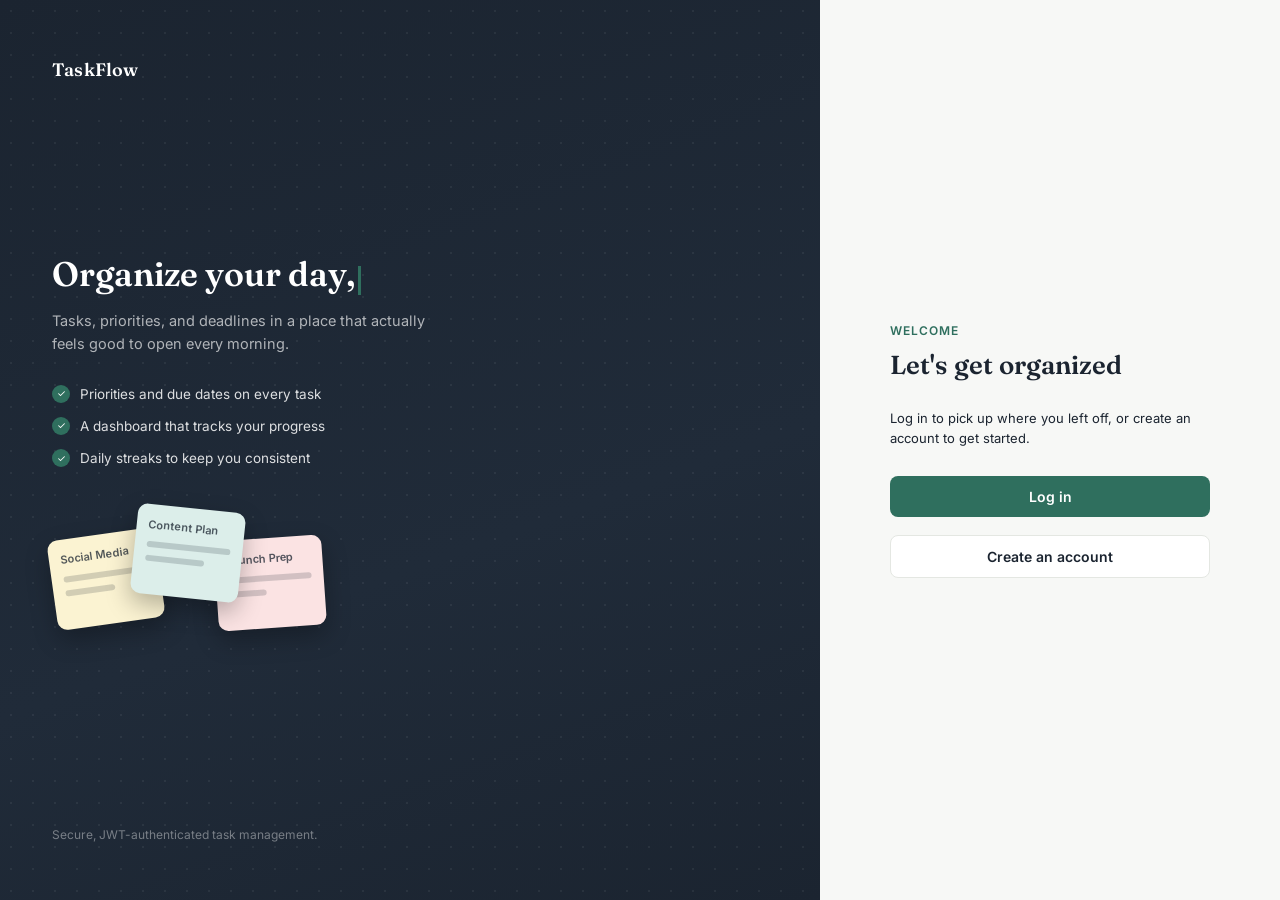
<file: frontend/index.html>
<!DOCTYPE html>
<html lang="en">
<head>
  <meta charset="UTF-8">
  <meta name="viewport" content="width=device-width, initial-scale=1.0">
  <title>TaskFlow</title>
  <link rel="stylesheet" href="css/style.css">
</head>
<body>

  <div class="split-shell">

    <div class="split-decor">
      <div class="split-decor-brand">TaskFlow</div>

      <div class="split-decor-body">
        <h1>Organize your day, one sticky at a time.</h1>
        <p class="decor-tagline">Tasks, priorities, and deadlines in a place that actually feels good to open every morning.</p>

        <ul class="decor-features">
          <li><span class="tick">✓</span> Priorities and due dates on every task</li>
          <li><span class="tick">✓</span> A dashboard that tracks your progress</li>
          <li><span class="tick">✓</span> Daily streaks to keep you consistent</li>
        </ul>

        <div class="decor-stickies">
          <div class="chip chip1">Social Media<span></span><span style="width:60%"></span></div>
          <div class="chip chip2">Content Plan<span></span><span style="width:70%"></span></div>
          <div class="chip chip3">Launch Prep<span></span><span style="width:45%"></span></div>
        </div>
      </div>

      <div class="split-decor-foot">Secure, JWT-authenticated task management.</div>
    </div>

    <div class="split-form">
      <div class="auth-card index-card">
        <div class="auth-eyebrow">Welcome</div>
        <h1>Let's get organized</h1>
        <p class="msg" style="margin-bottom: 22px;">Log in to pick up where you left off, or create an account to get started.</p>

        <a href="login.html"><button class="btn-primary">Log in</button></a>
        <a href="register.html"><button class="btn-secondary">Create an account</button></a>
      </div>
    </div>

  </div>

  <script>
    // Typewriter effect for the hero headline — skipped for users who
    // prefer reduced motion, who just see the full text immediately.
    function typewriter(el, speed) {
      if (!el) return;
      if (window.matchMedia("(prefers-reduced-motion: reduce)").matches) return;
      const text = el.textContent;
      el.textContent = "";
      el.classList.add("typewriter-el");
      let i = 0;
      (function tick() {
        el.textContent = text.slice(0, i);
        i++;
        if (i <= text.length) {
          setTimeout(tick, speed);
        } else {
          setTimeout(() => el.classList.remove("typewriter-el"), 600);
        }
      })();
    }
    typewriter(document.querySelector(".split-decor h1"), 70);

    // Send logged-in users straight to their dashboard.
    if (localStorage.getItem("token")) {
      window.location.href = "dashboard.html";
    }
  </script>

</body>
</html>
</file>
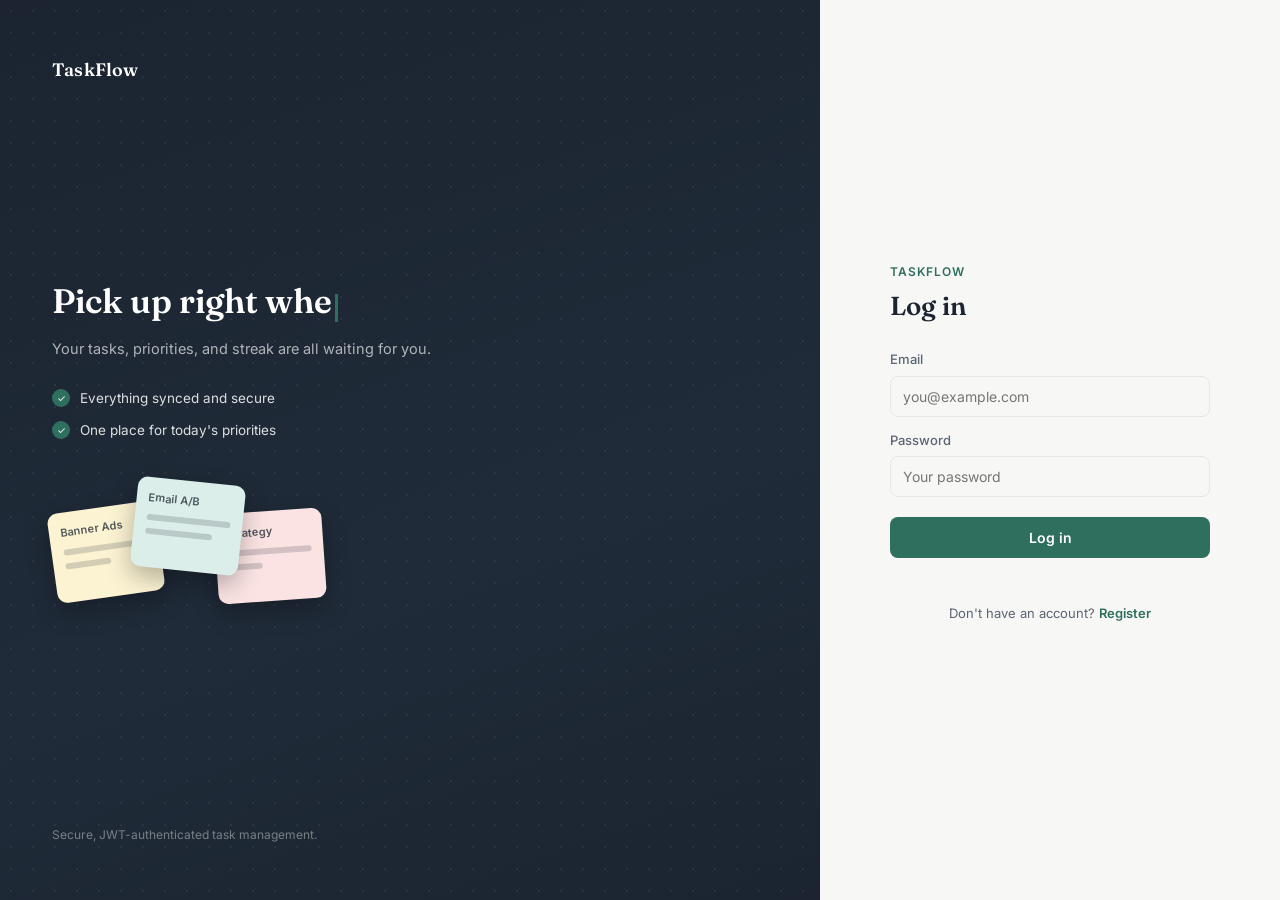
<file: frontend/dashboard.html>
<!DOCTYPE html>
<html lang="en">
<head>
  <meta charset="UTF-8">
  <meta name="viewport" content="width=device-width, initial-scale=1.0">
  <title>Dashboard — TaskFlow</title>
  <link rel="stylesheet" href="css/style.css">
</head>
<body>

  <!-- Floating toggle, only visible while the sidebar is collapsed -->
  <button class="sidebar-toggle" id="sidebar-toggle-floating" title="Show sidebar">☰</button>

  <div class="app-shell" id="app-shell">

    <aside class="sidebar">
      <button class="sidebar-toggle sidebar-toggle-inline" id="sidebar-toggle-inline" title="Hide sidebar">☰</button>

      <div class="sidebar-brand">TaskFlow</div>

      <div class="sidebar-greeting" id="sidebar-greeting" style="display:none;">
        <div class="hello">Welcome back</div>
        <div class="name" id="greeting-name"></div>
      </div>

      <div class="streak-panel" id="streak-panel"></div>

      <div class="sidebar-search">
        <input type="text" id="search-input" placeholder="Search tasks">
      </div>

      <button class="nav-item nav-add" id="add-task-nav">+ Add task</button>

      <div class="sidebar-group-label">Tasks</div>
      <ul class="sidebar-nav" id="status-nav">
        <li><button class="nav-item active" data-filter="all">All tasks <span class="count" id="count-all">0</span></button></li>
        <li><button class="nav-item" data-filter="pending">Pending <span class="count" id="count-pending">0</span></button></li>
        <li><button class="nav-item" data-filter="completed">Completed <span class="count" id="count-completed">0</span></button></li>
      </ul>

      <div class="sidebar-footer">
        <button class="nav-item" id="logout-btn">Log out</button>
      </div>
    </aside>

    <main class="main">
      <div class="main-header">
        <h1 id="view-title">All tasks</h1>
      </div>
      <p class="main-subtitle" id="view-subtitle">0 tasks</p>

      <div class="wall-grid" id="wall-grid"></div>
    </main>

  </div>

  <!-- Add / edit modal -->
  <div class="modal-backdrop hidden" id="modal-backdrop">
    <div class="modal-card">
      <h2 id="modal-title">Add a task</h2>
      <form id="task-form">
        <div class="field">
          <label for="task-title">Title</label>
          <input type="text" id="task-title" placeholder="Task title" required>
        </div>
        <div class="field">
          <label for="task-description">Description</label>
          <textarea id="task-description" placeholder="Add details (optional)"></textarea>
        </div>
        <div class="modal-row">
          <div class="field">
            <label for="task-priority">Priority</label>
            <select id="task-priority">
              <option value="low">Low</option>
              <option value="medium" selected>Medium</option>
              <option value="high">High</option>
            </select>
          </div>
          <div class="field">
            <label for="task-due-date">Due date</label>
            <input type="date" id="task-due-date">
          </div>
        </div>
        <div class="modal-actions">
          <button type="submit" class="btn-primary" id="modal-save-btn">Add task</button>
          <button type="button" class="btn-ghost" id="modal-cancel-btn">Cancel</button>
        </div>
      </form>
    </div>
  </div>

  <script>
    const API_BASE = "http://localhost:8080"; // change this when deploying

    const token = localStorage.getItem("token");
    if (!token) window.location.href = "login.html";

    const STICKY_COLORS = ["c0", "c1", "c2", "c3", "c4"];

    let allTasks = [];
    let currentFilter = "all";
    let searchTerm = "";
    let editingTaskId = null;

    const appShell = document.getElementById("app-shell");
    const wallGrid = document.getElementById("wall-grid");
    const viewTitle = document.getElementById("view-title");
    const viewSubtitle = document.getElementById("view-subtitle");
    const modalBackdrop = document.getElementById("modal-backdrop");
    const modalTitle = document.getElementById("modal-title");
    const modalSaveBtn = document.getElementById("modal-save-btn");
    const taskForm = document.getElementById("task-form");
    const titleInput = document.getElementById("task-title");
    const descInput = document.getElementById("task-description");
    const priorityInput = document.getElementById("task-priority");
    const dueDateInput = document.getElementById("task-due-date");
    const streakPanel = document.getElementById("streak-panel");

    function escapeHtml(str) {
      const div = document.createElement("div");
      div.textContent = str ?? "";
      return div.innerHTML;
    }

    function authedFetch(path, options = {}) {
      return fetch(`${API_BASE}${path}`, {
        ...options,
        headers: { ...(options.headers || {}), Authorization: "Bearer " + token }
      });
    }

    function goToLogin() {
      localStorage.removeItem("token");
      window.location.href = "login.html";
    }

    /* ---------- JWT decode (client-side only, for display purposes) ---------- */
    function decodeJwtPayload(jwt) {
      try {
        const payload = jwt.split(".")[1];
        const base64 = payload.replace(/-/g, "+").replace(/_/g, "/");
        const json = decodeURIComponent(
          atob(base64).split("").map(c => "%" + c.charCodeAt(0).toString(16).padStart(2, "0")).join("")
        );
        return JSON.parse(json);
      } catch (err) {
        return null;
      }
    }

    (function showGreeting() {
      const claims = decodeJwtPayload(token);
      if (claims && claims.name) {
        document.getElementById("greeting-name").textContent = claims.name;
        document.getElementById("sidebar-greeting").style.display = "block";
      }
    })();

    /* ---------- Sidebar collapse (persisted) ---------- */
    function setSidebarCollapsed(collapsed) {
      appShell.classList.toggle("sidebar-collapsed", collapsed);
      document.getElementById("sidebar-toggle-floating").style.display = collapsed ? "flex" : "none";
      localStorage.setItem("sidebarCollapsed", collapsed ? "1" : "0");
    }
    setSidebarCollapsed(localStorage.getItem("sidebarCollapsed") === "1");
    document.getElementById("sidebar-toggle-inline").addEventListener("click", () => setSidebarCollapsed(true));
    document.getElementById("sidebar-toggle-floating").addEventListener("click", () => setSidebarCollapsed(false));

    /* ---------- Date helpers ---------- */
    function toLocalDateStr(d) {
      const yr = d.getFullYear(), mo = String(d.getMonth() + 1).padStart(2, "0"), da = String(d.getDate()).padStart(2, "0");
      return `${yr}-${mo}-${da}`;
    }
    const todayStr = toLocalDateStr(new Date());

    function isOverdue(task) {
      if (!task.due_date || task.completed) return false;
      return task.due_date.slice(0, 10) < todayStr;
    }

    /* ---------- Streak ---------- */
    function renderStreak() {
      const completedDates = new Set(
        allTasks.filter(t => t.completed && t.completed_at).map(t => toLocalDateStr(new Date(t.completed_at)))
      );

      // Current streak: walk backward from today (or yesterday, if today
      // has nothing completed yet — you shouldn't lose your streak just
      // because the day isn't over).
      let streak = 0;
      let cursor = new Date();
      if (!completedDates.has(todayStr)) cursor.setDate(cursor.getDate() - 1);
      while (completedDates.has(toLocalDateStr(cursor))) {
        streak++;
        cursor.setDate(cursor.getDate() - 1);
      }

      // Last 14 days, oldest to newest, for the dot row.
      const dots = [];
      for (let i = 13; i >= 0; i--) {
        const d = new Date();
        d.setDate(d.getDate() - i);
        const ds = toLocalDateStr(d);
        dots.push(`<div class="streak-dot ${completedDates.has(ds) ? "active" : ""} ${ds === todayStr ? "today" : ""}" title="${ds}"></div>`);
      }

      streakPanel.innerHTML = `
        <div class="streak-count">
          <span class="flame">🔥</span>
          <span class="num">${streak}</span>
          <span class="label">day streak</span>
        </div>
        <div class="streak-dots">${dots.join("")}</div>
      `;
    }

    /* ---------- Rendering ---------- */
    const FILTER_LABELS = { all: "All tasks", pending: "Pending", completed: "Completed" };
    const PRIORITY_LABELS = { low: "Low", medium: "Medium", high: "High" };

    function updateCounts() {
      document.getElementById("count-all").textContent = allTasks.length;
      document.getElementById("count-pending").textContent = allTasks.filter(t => !t.completed).length;
      document.getElementById("count-completed").textContent = allTasks.filter(t => t.completed).length;
    }

    function getVisibleTasks() {
      return allTasks.filter(t => {
        // Completed tasks only live under the Completed tab now.
        if (currentFilter === "completed" && !t.completed) return false;
        if (currentFilter !== "completed" && t.completed) return false;
        if (searchTerm) {
          const haystack = (t.title + " " + (t.description || "")).toLowerCase();
          if (!haystack.includes(searchTerm.toLowerCase())) return false;
        }
        return true;
      });
    }

    function formatDueDate(dateStr) {
      const d = new Date(dateStr);
      return d.toLocaleDateString(undefined, { month: "short", day: "numeric" });
    }

    function stickyHtml(task, index) {
      const color = STICKY_COLORS[index % STICKY_COLORS.length];
      const done = !!task.completed;
      const priority = task.priority || "medium";
      const overdue = isOverdue(task);

      return `
        <div class="sticky ${color} ${done ? "done" : ""}" data-id="${task.ID}">
          <div class="sticky-top">
            <h3>${escapeHtml(task.title)}</h3>
            <button class="sticky-check" data-action="toggle" title="${done ? "Mark as pending" : "Mark as done"}">${done ? "✓" : ""}</button>
          </div>
          ${task.description ? `<p>${escapeHtml(task.description)}</p>` : "<p></p>"}
          <div class="sticky-meta">
            <span class="priority-tag ${priority}">${PRIORITY_LABELS[priority] || "Medium"}</span>
            ${task.due_date ? `<span class="due-tag ${overdue ? "overdue" : ""}">${overdue ? "Overdue · " : ""}${formatDueDate(task.due_date)}</span>` : ""}
          </div>
          <div class="sticky-actions">
            <button data-action="edit">Edit</button>
            <button class="danger" data-action="delete">Delete</button>
          </div>
        </div>
      `;
    }

    function render() {
      updateCounts();
      renderStreak();
      viewTitle.textContent = FILTER_LABELS[currentFilter];

      const visible = getVisibleTasks();
      viewSubtitle.textContent = `${visible.length} task${visible.length === 1 ? "" : "s"}${searchTerm ? ` matching "${searchTerm}"` : ""}`;

      if (visible.length === 0) {
        const emptyMsg = searchTerm
          ? "No tasks match your search."
          : currentFilter === "completed"
            ? "Nothing completed yet."
            : allTasks.length > 0
              ? "Nothing pending — check the Completed tab."
              : "No tasks yet. Add your first one.";
        wallGrid.innerHTML = `<div class="state-block"><div class="state-title">${emptyMsg}</div></div>` +
          `<button class="sticky-add" id="add-tile">+</button>`;
      } else {
        wallGrid.innerHTML = visible.map(stickyHtml).join("") + `<button class="sticky-add" id="add-tile">+</button>`;
      }

      document.getElementById("add-tile").addEventListener("click", () => openModal());
    }

    async function loadTasks() {
      wallGrid.innerHTML = `<div class="state-block"><div class="state-title">Loading your tasks…</div></div>`;

      let response;
      try {
        response = await authedFetch("/get_tasks");
      } catch (err) {
        wallGrid.innerHTML = `<div class="state-block"><div class="state-title error">Can't reach the server</div>Check your connection and refresh.</div>`;
        return;
      }

      if (response.status === 401) { goToLogin(); return; }

      const data = await response.json().catch(() => null);
      if (!response.ok || !Array.isArray(data)) {
        wallGrid.innerHTML = `<div class="state-block"><div class="state-title error">Couldn't load tasks</div>Try refreshing the page.</div>`;
        return;
      }

      allTasks = data;
      render();
    }

    /* ---------- Modal ---------- */
    function openModal(task) {
      editingTaskId = task ? task.ID : null;
      modalTitle.textContent = task ? "Edit task" : "Add a task";
      modalSaveBtn.textContent = task ? "Save changes" : "Add task";
      titleInput.value = task ? task.title : "";
      descInput.value = task ? (task.description || "") : "";
      priorityInput.value = task ? (task.priority || "medium") : "medium";
      dueDateInput.value = task && task.due_date ? task.due_date.slice(0, 10) : "";
      modalBackdrop.classList.remove("hidden");
      titleInput.focus();
    }

    function closeModal() {
      modalBackdrop.classList.add("hidden");
      taskForm.reset();
      editingTaskId = null;
    }

    modalBackdrop.addEventListener("click", (e) => { if (e.target === modalBackdrop) closeModal(); });
    document.getElementById("modal-cancel-btn").addEventListener("click", closeModal);
    document.getElementById("add-task-nav").addEventListener("click", () => openModal());

    taskForm.addEventListener("submit", async (e) => {
      e.preventDefault();
      const title = titleInput.value.trim();
      const description = descInput.value.trim();
      const priority = priorityInput.value;
      // Send as RFC3339 so it matches Go's *time.Time JSON decoding; empty stays null.
      const dueDate = dueDateInput.value ? new Date(dueDateInput.value + "T00:00:00Z").toISOString() : null;
      if (!title) return;

      modalSaveBtn.disabled = true;

      try {
        if (editingTaskId) {
          const existing = allTasks.find(t => String(t.ID) === String(editingTaskId));
          await authedFetch(`/tasks/update?id=${editingTaskId}`, {
            method: "PUT",
            headers: { "Content-Type": "application/json" },
            body: JSON.stringify({
              title, description, priority,
              due_date: dueDate,
              completed: existing ? existing.completed : false
            })
          });
        } else {
          await authedFetch("/tasks", {
            method: "POST",
            headers: { "Content-Type": "application/json" },
            body: JSON.stringify({ title, description, priority, due_date: dueDate })
          });
        }
        closeModal();
        loadTasks();
      } finally {
        modalSaveBtn.disabled = false;
      }
    });

    /* ---------- Card actions ---------- */
    async function toggleTask(id) {
      const task = allTasks.find(t => String(t.ID) === String(id));
      if (!task) return;
      const card = wallGrid.querySelector(`.sticky[data-id="${id}"]`);
      const newCompleted = !task.completed;

      // Under the new filter rules, toggling a task always moves it out
      // of whichever tab you're currently viewing — so play the exit
      // animation immediately rather than waiting on the network.
      if (card) card.classList.add("removing");

      try {
        const response = await authedFetch(`/tasks/update?id=${id}`, {
          method: "PUT",
          headers: { "Content-Type": "application/json" },
          body: JSON.stringify({
            title: task.title, description: task.description,
            priority: task.priority, due_date: task.due_date,
            completed: newCompleted
          })
        });
        if (!response.ok) throw new Error("update failed");
        const updated = await response.json().catch(() => null);
        task.completed = newCompleted;
        task.completed_at = updated ? updated.completed_at : task.completed_at;
      } catch (err) {
        if (card) card.classList.remove("removing");
        alert("Couldn't update the task. Try again.");
        return;
      }

      // Let the fade-out finish, then re-render from the already-updated
      // local data — no extra network round trip, no loading flash.
      setTimeout(render, card ? 220 : 0);
    }

    wallGrid.addEventListener("click", async (e) => {
      const btn = e.target.closest("[data-action]");
      if (!btn) return;
      const card = btn.closest(".sticky");
      if (!card) return;
      const id = card.dataset.id;
      const task = allTasks.find(t => String(t.ID) === String(id));
      if (!task) return;

      if (btn.dataset.action === "toggle") {
        toggleTask(id);
      } else if (btn.dataset.action === "edit") {
        openModal(task);
      } else if (btn.dataset.action === "delete") {
        if (!confirm("Delete this task? This can't be undone.")) return;
        await authedFetch(`/tasks/delete?id=${id}`, { method: "DELETE" });
        loadTasks();
      }
    });

    document.getElementById("status-nav").addEventListener("click", (e) => {
      const btn = e.target.closest(".nav-item");
      if (!btn) return;
      document.querySelectorAll("#status-nav .nav-item").forEach(el => el.classList.remove("active"));
      btn.classList.add("active");
      currentFilter = btn.dataset.filter;
      render();
    });

    document.getElementById("search-input").addEventListener("input", (e) => {
      searchTerm = e.target.value.trim();
      render();
    });

    document.getElementById("logout-btn").addEventListener("click", goToLogin);

    loadTasks();
  </script>

</body>
</html>
</file>
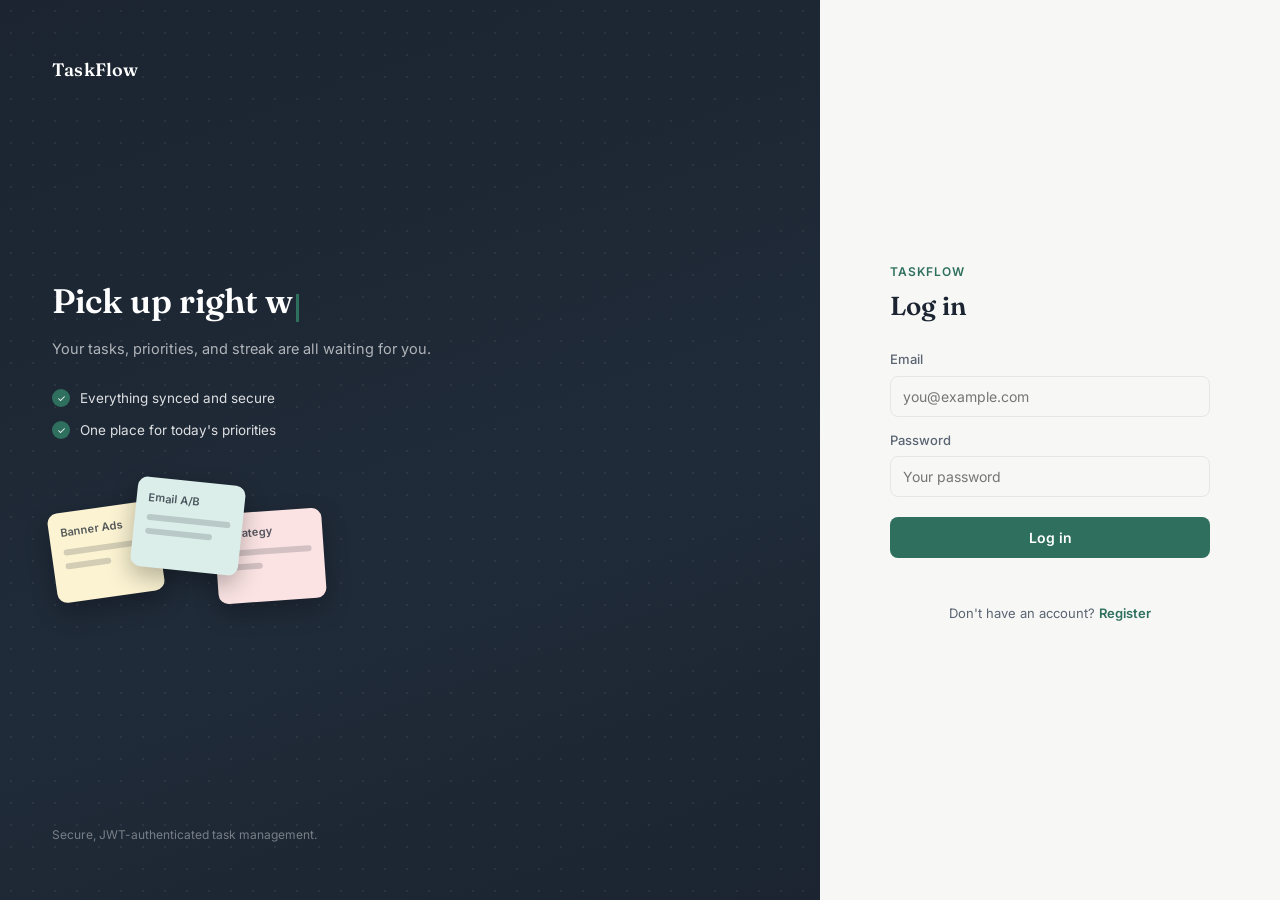
<file: frontend/login.html>
<!DOCTYPE html>
<html lang="en">
<head>
  <meta charset="UTF-8">
  <meta name="viewport" content="width=device-width, initial-scale=1.0">
  <title>Log in — TaskFlow</title>
  <link rel="stylesheet" href="css/style.css">
</head>
<body>

  <div class="split-shell">

    <div class="split-decor">
      <div class="split-decor-brand">TaskFlow</div>

      <div class="split-decor-body">
        <h1>Pick up right where you left off.</h1>
        <p class="decor-tagline">Your tasks, priorities, and streak are all waiting for you.</p>

        <ul class="decor-features">
          <li><span class="tick">✓</span> Everything synced and secure</li>
          <li><span class="tick">✓</span> One place for today's priorities</li>
        </ul>

        <div class="decor-stickies">
          <div class="chip chip1">Banner Ads<span></span><span style="width:55%"></span></div>
          <div class="chip chip2">Email A/B<span></span><span style="width:80%"></span></div>
          <div class="chip chip3">Strategy<span></span><span style="width:40%"></span></div>
        </div>
      </div>

      <div class="split-decor-foot">Secure, JWT-authenticated task management.</div>
    </div>

    <div class="split-form">
      <div class="auth-card">
        <div class="auth-eyebrow">TaskFlow</div>
        <h1>Log in</h1>

        <form id="login-form" novalidate>
          <div class="field">
            <label for="email">Email</label>
            <input type="email" id="email" placeholder="you@example.com" required autocomplete="email">
          </div>

          <div class="field">
            <label for="password">Password</label>
            <input type="password" id="password" placeholder="Your password" required autocomplete="current-password">
          </div>

          <button type="submit" class="btn-primary" id="submit-btn">Log in</button>
          <p id="msg" class="msg"></p>
        </form>

        <p class="auth-switch">Don't have an account? <a href="register.html">Register</a></p>
      </div>
    </div>

  </div>

  <script>
    const API_BASE = "http://localhost:8080"; // change this when deploying

    // Typewriter effect for the hero headline — skipped for users who
    // prefer reduced motion, who just see the full text immediately.
    function typewriter(el, speed) {
      if (!el) return;
      if (window.matchMedia("(prefers-reduced-motion: reduce)").matches) return;
      const text = el.textContent;
      el.textContent = "";
      el.classList.add("typewriter-el");
      let i = 0;
      (function tick() {
        el.textContent = text.slice(0, i);
        i++;
        if (i <= text.length) {
          setTimeout(tick, speed);
        } else {
          setTimeout(() => el.classList.remove("typewriter-el"), 600);
        }
      })();
    }
    typewriter(document.querySelector(".split-decor h1"), 70);

    // If already logged in, skip straight to the dashboard.
    if (localStorage.getItem("token")) {
      window.location.href = "dashboard.html";
    }

    const form = document.getElementById("login-form");
    const msgEl = document.getElementById("msg");
    const submitBtn = document.getElementById("submit-btn");

    function setMessage(text, type) {
      msgEl.textContent = text || "";
      msgEl.className = "msg" + (type ? " " + type : "");
    }

    form.addEventListener("submit", async (e) => {
      e.preventDefault();

      const email = document.getElementById("email").value.trim();
      const password = document.getElementById("password").value;

      if (!email || !password) {
        setMessage("Enter your email and password.", "error");
        return;
      }

      submitBtn.disabled = true;
      submitBtn.textContent = "Logging in…";
      setMessage("");

      try {
        const response = await fetch(`${API_BASE}/login`, {
          method: "POST",
          headers: { "Content-Type": "application/json" },
          body: JSON.stringify({ email, password })
        });

        const data = await response.json().catch(() => ({}));

        if (response.ok && data.token) {
          localStorage.setItem("token", data.token);
          window.location.href = "dashboard.html";
          return;
        }

        setMessage(data.message || "Invalid email or password.", "error");
      } catch (err) {
        setMessage("Can't reach the server. Check your connection and try again.", "error");
      } finally {
        submitBtn.disabled = false;
        submitBtn.textContent = "Log in";
      }
    });
  </script>

</body>
</html>
</file>
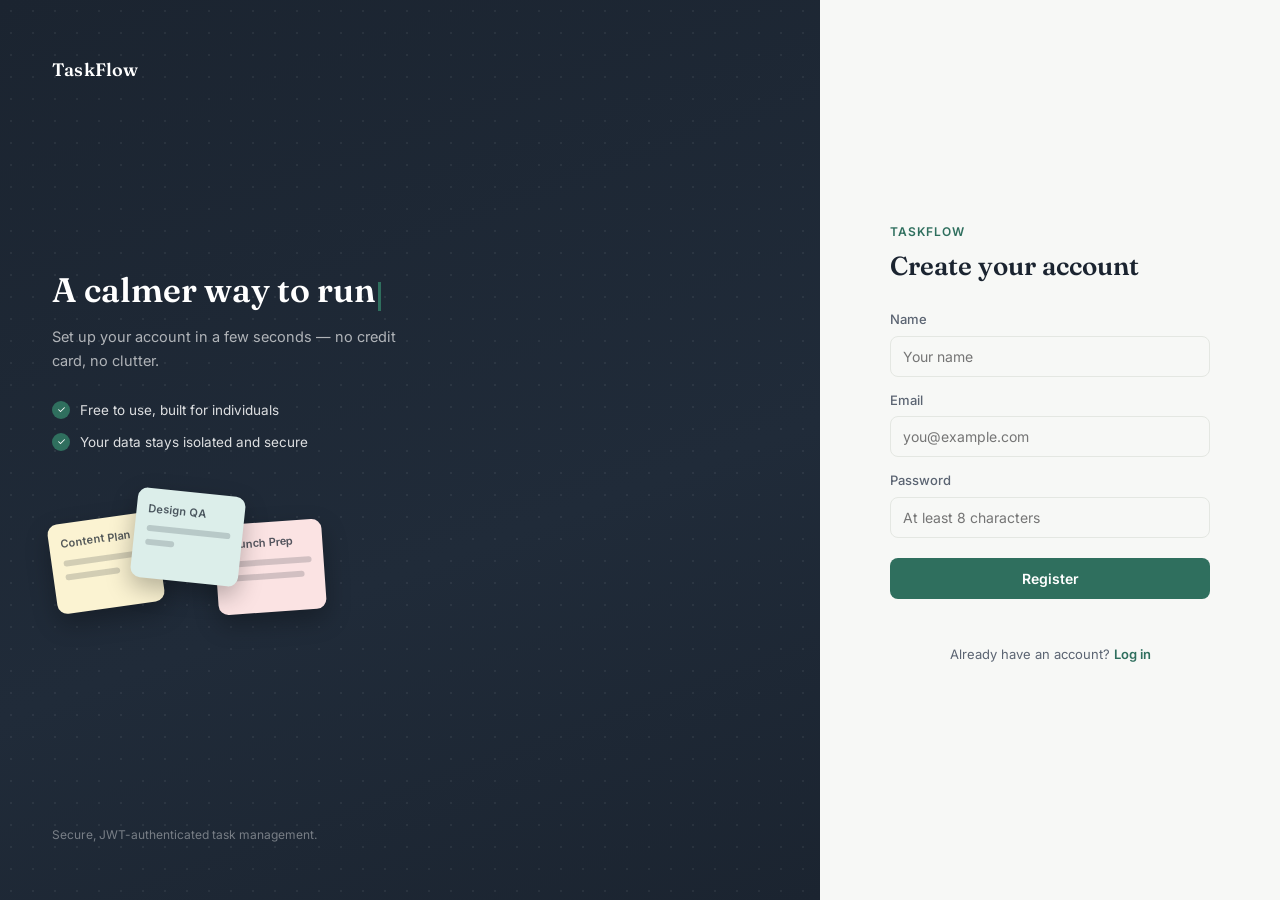
<file: frontend/register.html>
<!DOCTYPE html>
<html lang="en">
<head>
  <meta charset="UTF-8">
  <meta name="viewport" content="width=device-width, initial-scale=1.0">
  <title>Register — TaskFlow</title>
  <link rel="stylesheet" href="css/style.css">
</head>
<body>

  <div class="split-shell">

    <div class="split-decor">
      <div class="split-decor-brand">TaskFlow</div>

      <div class="split-decor-body">
        <h1>A calmer way to run your day.</h1>
        <p class="decor-tagline">Set up your account in a few seconds — no credit card, no clutter.</p>

        <ul class="decor-features">
          <li><span class="tick">✓</span> Free to use, built for individuals</li>
          <li><span class="tick">✓</span> Your data stays isolated and secure</li>
        </ul>

        <div class="decor-stickies">
          <div class="chip chip1">Content Plan<span></span><span style="width:65%"></span></div>
          <div class="chip chip2">Design QA<span></span><span style="width:35%"></span></div>
          <div class="chip chip3">Launch Prep<span></span><span style="width:90%"></span></div>
        </div>
      </div>

      <div class="split-decor-foot">Secure, JWT-authenticated task management.</div>
    </div>

    <div class="split-form">
      <div class="auth-card">
        <div class="auth-eyebrow">TaskFlow</div>
        <h1>Create your account</h1>

        <form id="register-form" novalidate>
          <div class="field">
            <label for="name">Name</label>
            <input type="text" id="name" placeholder="Your name" required autocomplete="name">
          </div>

          <div class="field">
            <label for="email">Email</label>
            <input type="email" id="email" placeholder="you@example.com" required autocomplete="email">
          </div>

          <div class="field">
            <label for="password">Password</label>
            <input type="password" id="password" placeholder="At least 8 characters" required autocomplete="new-password">
          </div>

          <button type="submit" class="btn-primary" id="submit-btn">Register</button>
          <p id="msg" class="msg"></p>
        </form>

        <p class="auth-switch">Already have an account? <a href="login.html">Log in</a></p>
      </div>
    </div>

  </div>

  <script>
    const API_BASE = "http://localhost:8080"; // change this when deploying

    // Typewriter effect for the hero headline — skipped for users who
    // prefer reduced motion, who just see the full text immediately.
    function typewriter(el, speed) {
      if (!el) return;
      if (window.matchMedia("(prefers-reduced-motion: reduce)").matches) return;
      const text = el.textContent;
      el.textContent = "";
      el.classList.add("typewriter-el");
      let i = 0;
      (function tick() {
        el.textContent = text.slice(0, i);
        i++;
        if (i <= text.length) {
          setTimeout(tick, speed);
        } else {
          setTimeout(() => el.classList.remove("typewriter-el"), 600);
        }
      })();
    }
    typewriter(document.querySelector(".split-decor h1"), 70);

    const form = document.getElementById("register-form");
    const msgEl = document.getElementById("msg");
    const submitBtn = document.getElementById("submit-btn");

    function setMessage(text, type) {
      msgEl.textContent = text || "";
      msgEl.className = "msg" + (type ? " " + type : "");
    }

    form.addEventListener("submit", async (e) => {
      e.preventDefault();

      const name = document.getElementById("name").value.trim();
      const email = document.getElementById("email").value.trim();
      const password = document.getElementById("password").value;

      if (!name || !email || !password) {
        setMessage("Fill in every field.", "error");
        return;
      }
      if (password.length < 8) {
        setMessage("Password must be at least 8 characters.", "error");
        return;
      }

      submitBtn.disabled = true;
      submitBtn.textContent = "Creating account…";
      setMessage("");

      try {
        const response = await fetch(`${API_BASE}/register`, {
          method: "POST",
          headers: { "Content-Type": "application/json" },
          body: JSON.stringify({ name, email, password })
        });

        const data = await response.json().catch(() => ({}));

        if (response.ok) {
          setMessage("Account created — redirecting to log in…", "success");
          setTimeout(() => { window.location.href = "login.html"; }, 1200);
          return;
        }

        setMessage(data.message || "Couldn't create that account. Try a different email.", "error");
      } catch (err) {
        setMessage("Can't reach the server. Check your connection and try again.", "error");
      } finally {
        submitBtn.disabled = false;
        submitBtn.textContent = "Register";
      }
    });
  </script>

</body>
</html>
</file>
<file: frontend/css/style.css>
/* ==========================================================================
   TaskFlow — design tokens
   ========================================================================== */

@import url('https://fonts.googleapis.com/css2?family=Fraunces:opsz,wght@9..144,500;9..144,600&family=Inter:wght@400;500;600&display=swap');

:root {
  --color-bg: #F7F8F6;
  --color-surface: #FFFFFF;
  --color-border: #E4E7E2;
  --color-ink: #1B2430;
  --color-ink-soft: #5B6472;
  --color-accent: #2F6F5E;
  --color-accent-hover: #24594B;
  --color-accent-soft: #E7F0EC;
  --color-danger: #B3492F;
  --color-danger-soft: #F7E9E4;

  --font-display: 'Fraunces', Georgia, serif;
  --font-body: 'Inter', -apple-system, BlinkMacSystemFont, sans-serif;

  --radius: 10px;
  --shadow-card: 0 1px 2px rgba(27, 36, 48, 0.04), 0 4px 16px rgba(27, 36, 48, 0.05);
}

* { box-sizing: border-box; }

body {
  margin: 0;
  font-family: var(--font-body);
  background: var(--color-bg);
  color: var(--color-ink);
  line-height: 1.5;
  -webkit-font-smoothing: antialiased;
}

h1, h2, h3 {
  font-family: var(--font-display);
  font-weight: 600;
  color: var(--color-ink);
  margin: 0 0 4px;
}

/* ==========================================================================
   Auth pages (login / register)
   ========================================================================== */

.auth-shell {
  min-height: 100vh;
  display: flex;
  align-items: center;
  justify-content: center;
  padding: 24px;
}

.auth-card {
  width: 100%;
  max-width: 360px;
  background: var(--color-surface);
  border: 1px solid var(--color-border);
  border-radius: var(--radius);
  box-shadow: var(--shadow-card);
  padding: 36px 32px 32px;
}

.auth-eyebrow {
  font-size: 12px;
  letter-spacing: 0.08em;
  text-transform: uppercase;
  color: var(--color-accent);
  font-weight: 600;
  margin-bottom: 6px;
}

.auth-card h1 {
  font-size: 26px;
  margin-bottom: 24px;
}

.field {
  margin-bottom: 14px;
}

.field label {
  display: block;
  font-size: 13px;
  font-weight: 500;
  color: var(--color-ink-soft);
  margin-bottom: 6px;
}

input[type="text"],
input[type="email"],
input[type="password"] {
  width: 100%;
  padding: 11px 12px;
  font-family: var(--font-body);
  font-size: 14px;
  color: var(--color-ink);
  background: var(--color-bg);
  border: 1px solid var(--color-border);
  border-radius: 8px;
  outline: none;
  transition: border-color 0.15s ease, background 0.15s ease;
}

input:focus-visible {
  border-color: var(--color-accent);
  background: var(--color-surface);
  box-shadow: 0 0 0 3px var(--color-accent-soft);
}

button {
  font-family: var(--font-body);
  font-size: 14px;
  font-weight: 600;
  cursor: pointer;
  border: none;
  border-radius: 8px;
  transition: background 0.15s ease, opacity 0.15s ease, transform 0.05s ease;
}

button:active { transform: translateY(1px); }
button:disabled { opacity: 0.6; cursor: not-allowed; }

.btn-primary {
  width: 100%;
  padding: 12px;
  margin-top: 6px;
  background: var(--color-accent);
  color: #fff;
}
.btn-primary:hover:not(:disabled) { background: var(--color-accent-hover); }

.auth-switch {
  margin-top: 18px;
  font-size: 13px;
  color: var(--color-ink-soft);
  text-align: center;
}
.auth-switch a { color: var(--color-accent); font-weight: 600; text-decoration: none; }
.auth-switch a:hover { text-decoration: underline; }

.msg {
  min-height: 18px;
  font-size: 13px;
  margin: 10px 0 0;
}
.msg.error { color: var(--color-danger); }
.msg.success { color: var(--color-accent); }

/* ==========================================================================
   Dashboard — sidebar + sticky wall
   ========================================================================== */

.app-shell {
  display: flex;
  min-height: 100vh;
}

/* --- Sidebar --- */
.sidebar {
  width: 240px;
  flex: none;
  background: var(--color-surface);
  border-right: 1px solid var(--color-border);
  padding: 22px 16px;
  display: flex;
  flex-direction: column;
}

.sidebar-brand {
  font-family: var(--font-display);
  font-size: 19px;
  font-weight: 600;
  padding: 4px 6px 20px;
}

.sidebar-search {
  position: relative;
  margin-bottom: 22px;
}
.sidebar-search input {
  width: 100%;
  padding: 9px 12px 9px 32px;
  font-family: var(--font-body);
  font-size: 13px;
  background: var(--color-bg);
  border: 1px solid var(--color-border);
  border-radius: 8px;
  outline: none;
}
.sidebar-search input:focus-visible {
  border-color: var(--color-accent);
  box-shadow: 0 0 0 3px var(--color-accent-soft);
}
.sidebar-search::before {
  content: "";
  position: absolute;
  left: 11px; top: 50%;
  width: 12px; height: 12px;
  margin-top: -7px;
  border: 1.5px solid var(--color-ink-soft);
  border-radius: 50%;
  box-sizing: border-box;
}
.sidebar-search::after {
  content: "";
  position: absolute;
  left: 20px; top: 50%;
  width: 5px; height: 1.5px;
  margin-top: 5px;
  background: var(--color-ink-soft);
  transform: rotate(45deg);
}

.sidebar-group-label {
  font-size: 11px;
  font-weight: 600;
  text-transform: uppercase;
  letter-spacing: 0.07em;
  color: var(--color-ink-soft);
  padding: 0 6px;
  margin: 4px 0 8px;
}

.sidebar-nav {
  list-style: none;
  margin: 0 0 22px;
  padding: 0;
}
.sidebar-nav li { margin-bottom: 2px; }

.nav-item {
  width: 100%;
  display: flex;
  align-items: center;
  justify-content: space-between;
  gap: 8px;
  padding: 9px 10px;
  background: transparent;
  border-radius: 8px;
  font-size: 13.5px;
  font-weight: 500;
  color: var(--color-ink-soft);
  text-align: left;
}
.nav-item:hover { background: var(--color-bg); color: var(--color-ink); }
.nav-item.active { background: var(--color-accent-soft); color: var(--color-accent); }
.nav-item .count {
  font-size: 11px;
  font-weight: 600;
  padding: 1px 7px;
  border-radius: 10px;
  background: var(--color-bg);
  color: var(--color-ink-soft);
}
.nav-item.active .count { background: var(--color-surface); color: var(--color-accent); }

.sidebar-footer {
  margin-top: auto;
  padding-top: 14px;
  border-top: 1px solid var(--color-border);
}
.sidebar-footer .nav-item { color: var(--color-ink-soft); }

/* --- Main --- */
.main {
  flex: 1;
  min-width: 0;
  padding: 32px 40px 60px;
}

.main-header {
  display: flex;
  align-items: baseline;
  justify-content: space-between;
  margin-bottom: 4px;
}
.main-header h1 { font-size: 26px; }
.main-subtitle {
  color: var(--color-ink-soft);
  font-size: 13.5px;
  margin: 0 0 26px;
}

/* --- Sticky wall grid --- */
.wall-grid {
  display: grid;
  grid-template-columns: repeat(auto-fill, minmax(220px, 1fr));
  gap: 18px;
}

.sticky {
  position: relative;
  border-radius: 14px;
  padding: 18px 18px 16px;
  min-height: 150px;
  display: flex;
  flex-direction: column;
  box-shadow: 0 2px 6px rgba(27, 36, 48, 0.06);
  transition: transform 0.2s ease, box-shadow 0.12s ease, opacity 0.2s ease;
}
.sticky:hover {
  transform: translateY(-2px);
  box-shadow: 0 8px 20px rgba(27, 36, 48, 0.10);
}
.sticky.removing {
  opacity: 0;
  transform: scale(0.92);
  pointer-events: none;
}

/* pastel palette, cycled per-card via nth-of-type */
.sticky.c0 { background: #FBF3D2; }
.sticky.c1 { background: #DCEEEA; }
.sticky.c2 { background: #FBE3E3; }
.sticky.c3 { background: #FBE7D2; }
.sticky.c4 { background: #E9E4F7; }

.sticky.done { opacity: 0.6; }

.sticky-top {
  display: flex;
  align-items: flex-start;
  justify-content: space-between;
  gap: 8px;
  margin-bottom: 8px;
}

.sticky h3 {
  font-size: 15px;
  font-weight: 600;
  line-height: 1.3;
  word-break: break-word;
}
.sticky.done h3 { text-decoration: line-through; }

.sticky p {
  font-size: 13px;
  color: var(--color-ink);
  opacity: 0.75;
  margin: 0;
  white-space: pre-wrap;
  word-break: break-word;
  flex: 1;
}

.sticky-check {
  flex: none;
  width: 20px;
  height: 20px;
  border-radius: 50%;
  border: 2px solid rgba(27, 36, 48, 0.25);
  background: rgba(255,255,255,0.5);
  display: flex;
  align-items: center;
  justify-content: center;
  font-size: 11px;
  cursor: pointer;
  padding: 0;
}
.sticky.done .sticky-check {
  background: var(--color-ink);
  border-color: var(--color-ink);
  color: #fff;
}

.sticky-actions {
  display: flex;
  gap: 6px;
  margin-top: 12px;
  opacity: 0;
  transition: opacity 0.12s ease;
}
.sticky:hover .sticky-actions { opacity: 1; }

.sticky-actions button {
  font-size: 11px;
  font-weight: 600;
  padding: 4px 9px;
  background: rgba(255,255,255,0.6);
  color: var(--color-ink);
  border-radius: 6px;
}
.sticky-actions button:hover { background: rgba(255,255,255,0.9); }
.sticky-actions button.danger:hover { color: var(--color-danger); }

/* Add-new tile */
.sticky-add {
  border-radius: 14px;
  min-height: 150px;
  background: transparent;
  border: 1.5px dashed var(--color-border);
  color: var(--color-ink-soft);
  display: flex;
  align-items: center;
  justify-content: center;
  font-size: 30px;
  font-weight: 400;
  cursor: pointer;
}
.sticky-add:hover { border-color: var(--color-accent); color: var(--color-accent); background: var(--color-accent-soft); }

.state-block {
  grid-column: 1 / -1;
  text-align: center;
  padding: 48px 20px;
  color: var(--color-ink-soft);
  background: var(--color-surface);
  border: 1px dashed var(--color-border);
  border-radius: var(--radius);
}
.state-block .state-title {
  font-family: var(--font-display);
  font-size: 17px;
  color: var(--color-ink);
  margin-bottom: 4px;
}
.state-block .state-title.error { color: var(--color-danger); }

/* --- Modal (add / edit task) --- */
.modal-backdrop {
  position: fixed;
  inset: 0;
  background: rgba(27, 36, 48, 0.35);
  display: flex;
  align-items: center;
  justify-content: center;
  padding: 20px;
  z-index: 50;
}
.modal-backdrop.hidden { display: none; }

.modal-card {
  width: 100%;
  max-width: 380px;
  background: var(--color-surface);
  border-radius: var(--radius);
  box-shadow: 0 20px 50px rgba(27, 36, 48, 0.25);
  padding: 26px;
}
.modal-card h2 { font-size: 19px; margin-bottom: 18px; }
.modal-card textarea {
  width: 100%;
  min-height: 80px;
  padding: 11px 12px;
  font-family: var(--font-body);
  font-size: 14px;
  color: var(--color-ink);
  background: var(--color-bg);
  border: 1px solid var(--color-border);
  border-radius: 8px;
  outline: none;
  resize: vertical;
}
.modal-card textarea:focus-visible {
  border-color: var(--color-accent);
  background: var(--color-surface);
  box-shadow: 0 0 0 3px var(--color-accent-soft);
}
.modal-actions {
  display: flex;
  gap: 10px;
  margin-top: 16px;
}
.modal-actions .btn-primary { margin-top: 0; }
.modal-actions .btn-ghost { flex: none; padding: 12px 16px; }

@media (max-width: 760px) {
  .app-shell { flex-direction: column; }
  .sidebar {
    width: 100%;
    flex-direction: row;
    align-items: center;
    overflow-x: auto;
    border-right: none;
    border-bottom: 1px solid var(--color-border);
  }
  .sidebar-brand, .sidebar-search, .sidebar-group-label, .sidebar-footer { display: none; }
  .sidebar-nav { display: flex; margin: 0; gap: 4px; }
  .main { padding: 24px 18px 50px; }
}

/* ==========================================================================
   Sidebar collapse toggle
   ========================================================================== */

.sidebar {
  transition: width 0.18s ease, padding 0.18s ease, opacity 0.15s ease;
  overflow: hidden;
}

.app-shell.sidebar-collapsed .sidebar {
  width: 0;
  padding-left: 0;
  padding-right: 0;
  opacity: 0;
  border-right: none;
}

.sidebar-toggle {
  position: fixed;
  top: 18px;
  left: 18px;
  z-index: 40;
  width: 34px;
  height: 34px;
  padding: 0;
  border-radius: 8px;
  background: var(--color-surface);
  border: 1px solid var(--color-border);
  color: var(--color-ink-soft);
  display: flex;
  align-items: center;
  justify-content: center;
  font-size: 15px;
  box-shadow: var(--shadow-card);
}
.sidebar-toggle:hover { color: var(--color-ink); border-color: var(--color-ink-soft); }

/* When the sidebar is open, the toggle sits inline at the top instead
   of floating, so it doesn't overlap the brand name. */
.sidebar-toggle-inline {
  position: static;
  box-shadow: none;
  margin-bottom: 14px;
}

.app-shell.sidebar-collapsed .main { padding-left: 76px; }

/* ==========================================================================
   User greeting
   ========================================================================== */

.sidebar-greeting {
  padding: 2px 6px 16px;
  border-bottom: 1px solid var(--color-border);
  margin-bottom: 16px;
}
.sidebar-greeting .hello {
  font-size: 11px;
  text-transform: uppercase;
  letter-spacing: 0.06em;
  color: var(--color-ink-soft);
}
.sidebar-greeting .name {
  font-family: var(--font-display);
  font-size: 16px;
  font-weight: 600;
  margin-top: 2px;
}

/* "+ Add task" nav row gets a distinct accent treatment */
.nav-item.nav-add {
  color: var(--color-accent);
  border: 1px dashed var(--color-border);
  margin-bottom: 12px;
}
.nav-item.nav-add:hover { border-color: var(--color-accent); background: var(--color-accent-soft); }

/* ==========================================================================
   Priority tags + due dates on sticky cards
   ========================================================================== */

.sticky-meta {
  display: flex;
  align-items: center;
  gap: 6px;
  flex-wrap: wrap;
  margin-top: 10px;
}

.priority-tag {
  font-size: 10px;
  font-weight: 700;
  text-transform: uppercase;
  letter-spacing: 0.04em;
  padding: 2px 8px;
  border-radius: 20px;
  background: rgba(255,255,255,0.55);
}
.priority-tag.low { color: #3F6B4F; }
.priority-tag.medium { color: #8A5A1E; }
.priority-tag.high { color: #A63A2E; }

.due-tag {
  font-size: 11px;
  font-weight: 500;
  color: var(--color-ink);
  opacity: 0.7;
  padding: 2px 8px;
  border-radius: 20px;
  background: rgba(255,255,255,0.55);
}
.due-tag.overdue {
  color: #fff;
  opacity: 1;
  background: var(--color-danger);
}

/* Priority select + date field inside the modal, side by side */
.modal-row {
  display: flex;
  gap: 10px;
}
.modal-row .field { flex: 1; }
select {
  width: 100%;
  padding: 11px 12px;
  font-family: var(--font-body);
  font-size: 14px;
  color: var(--color-ink);
  background: var(--color-bg);
  border: 1px solid var(--color-border);
  border-radius: 8px;
  outline: none;
}
select:focus-visible {
  border-color: var(--color-accent);
  box-shadow: 0 0 0 3px var(--color-accent-soft);
}

/* ==========================================================================
   Streak panel
   ========================================================================== */

.streak-panel {
  margin-bottom: 18px;
  padding: 14px;
  border-radius: 10px;
  background: var(--color-accent-soft);
  border: 1px solid #CFE4DC;
}
.streak-count {
  display: flex;
  align-items: baseline;
  gap: 6px;
  margin-bottom: 10px;
}
.streak-count .flame { font-size: 16px; }
.streak-count .num {
  font-family: var(--font-display);
  font-size: 20px;
  font-weight: 600;
  color: var(--color-accent-hover);
}
.streak-count .label {
  font-size: 12px;
  color: var(--color-ink-soft);
}
.streak-dots {
  display: flex;
  gap: 4px;
}
.streak-dot {
  width: 14px;
  height: 14px;
  border-radius: 4px;
  background: var(--color-surface);
  border: 1px solid var(--color-border);
}
.streak-dot.active {
  background: var(--color-accent);
  border-color: var(--color-accent);
}
.streak-dot.today {
  box-shadow: 0 0 0 2px var(--color-accent-soft), 0 0 0 3px var(--color-accent);
}

/* ==========================================================================
   Split layout — index / login / register
   ========================================================================== */

.split-shell {
  min-height: 100vh;
  display: flex;
}

/* --- Decorative left panel --- */
.split-decor {
  flex: 1;
  min-width: 0;
  position: relative;
  background: linear-gradient(160deg, #1B2430 0%, #202B39 60%, #1B2430 100%);
  color: #fff;
  padding: 56px 52px;
  display: flex;
  flex-direction: column;
  overflow: hidden;
}

.split-decor::before {
  /* faint dot-grid texture */
  content: "";
  position: absolute;
  inset: 0;
  background-image: radial-gradient(rgba(255,255,255,0.06) 1px, transparent 1px);
  background-size: 22px 22px;
  pointer-events: none;
}

.split-decor-brand {
  position: relative;
  font-family: var(--font-display);
  font-size: 18px;
  font-weight: 600;
  letter-spacing: 0.01em;
  margin-bottom: auto;
}

.split-decor-body {
  position: relative;
  max-width: 380px;
}

.split-decor h1 {
  font-family: var(--font-display);
  color: #fff;
  font-size: 34px;
  line-height: 1.15;
  margin-bottom: 14px;
}

.typewriter-el::after {
  content: "";
  display: inline-block;
  width: 3px;
  height: 0.85em;
  background: var(--color-accent);
  margin-left: 3px;
  vertical-align: text-bottom;
  animation: tf-caret-blink 0.8s step-end infinite;
}
@keyframes tf-caret-blink {
  50% { opacity: 0; }
}

.split-decor .decor-tagline {
  font-size: 14.5px;
  color: rgba(255,255,255,0.65);
  margin-bottom: 28px;
  line-height: 1.6;
}

.decor-features {
  list-style: none;
  margin: 0;
  padding: 0;
  position: relative;
}
.decor-features li {
  display: flex;
  align-items: flex-start;
  gap: 10px;
  font-size: 13.5px;
  color: rgba(255,255,255,0.85);
  margin-bottom: 12px;
}
.decor-features .tick {
  flex: none;
  width: 18px;
  height: 18px;
  margin-top: 1px;
  border-radius: 50%;
  background: var(--color-accent);
  display: flex;
  align-items: center;
  justify-content: center;
  font-size: 10px;
  color: #fff;
}

/* Sticky-note stack illustration */
.decor-stickies {
  position: relative;
  height: 150px;
  margin-top: 36px;
}
.decor-stickies .chip {
  position: absolute;
  width: 108px;
  height: 90px;
  border-radius: 10px;
  box-shadow: 0 10px 24px rgba(0,0,0,0.28);
  padding: 12px;
  font-size: 11px;
  font-weight: 600;
  color: rgba(27,36,48,0.75);
}
.decor-stickies .chip span {
  display: block;
  height: 6px;
  border-radius: 3px;
  background: rgba(27,36,48,0.18);
  margin-top: 8px;
}
.decor-stickies .chip1 { background: #FBF3D2; left: 0; top: 30px; transform: rotate(-8deg); z-index: 1; }
.decor-stickies .chip2 { background: #DCEEEA; left: 82px; top: 4px; transform: rotate(6deg); z-index: 2; }
.decor-stickies .chip3 { background: #FBE3E3; left: 164px; top: 34px; transform: rotate(-4deg); z-index: 1; }

.split-decor-foot {
  position: relative;
  margin-top: auto;
  font-size: 12px;
  color: rgba(255,255,255,0.4);
}

/* --- Form panel (right side) --- */
.split-form {
  flex: none;
  width: 460px;
  display: flex;
  align-items: center;
  justify-content: center;
  padding: 24px;
  background: var(--color-bg);
}

.split-form .auth-card {
  border: none;
  box-shadow: none;
  background: transparent;
  padding: 0;
  max-width: 320px;
}

@media (max-width: 860px) {
  .split-decor { display: none; }
  .split-form { width: 100%; }
}

/* --- Index page specific: CTA card sits on the form side --- */
.index-card .btn-primary { margin-bottom: 12px; }
.index-card a { text-decoration: none; display: block; }

.btn-secondary {
  width: 100%;
  padding: 12px;
  margin-top: 6px;
  background: var(--color-surface);
  color: var(--color-ink);
  border: 1px solid var(--color-border);
}
.btn-secondary:hover:not(:disabled) { border-color: var(--color-ink-soft); background: var(--color-bg); }
</file>
